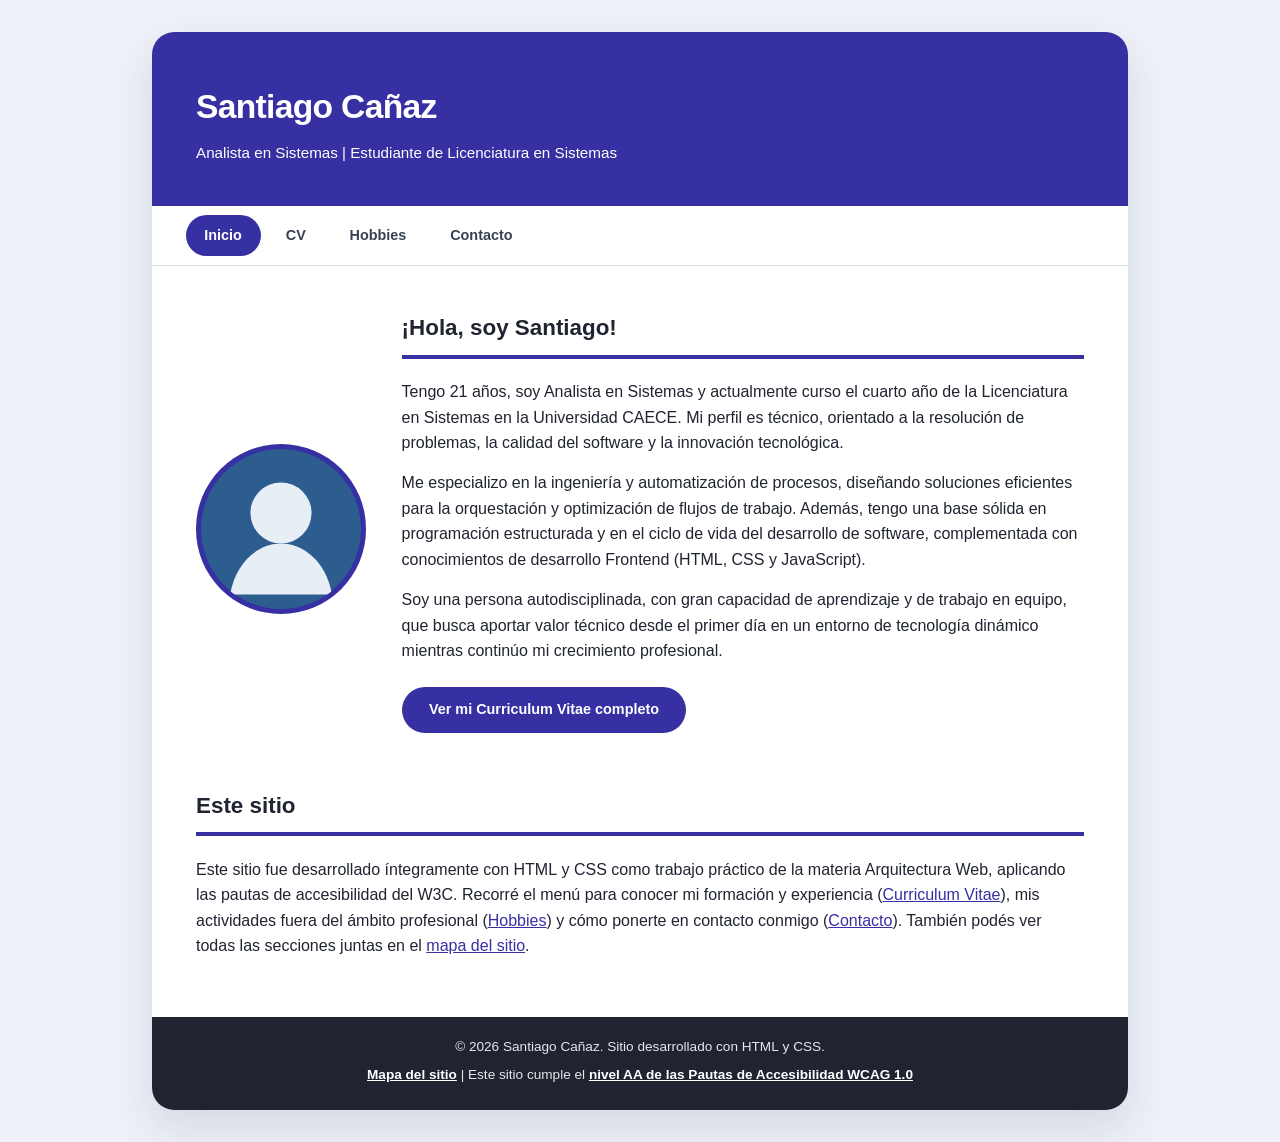
<file: index.html>
<!DOCTYPE html PUBLIC "-//W3C//DTD XHTML 1.0 Strict//EN" "http://www.w3.org/TR/xhtml1/DTD/xhtml1-strict.dtd">
<html xmlns="http://www.w3.org/1999/xhtml" xml:lang="es" lang="es">
<head>
  <meta http-equiv="Content-Type" content="text/html; charset=utf-8" />
  <title>Santiago Cañaz - Inicio</title>
  <meta name="description" content="Sitio web personal de Santiago Cañaz, Analista en Sistemas y estudiante de la Licenciatura en Sistemas." />
  <meta name="keywords" content="Santiago Cañaz, analista en sistemas, sitio personal" />
  <meta name="author" content="Santiago Cañaz" />
  <link rel="icon" type="image/svg+xml" href="images/avatar.svg" />
  <link rel="start" href="index.html" title="Inicio" />
  <link rel="contents" href="mapa.html" title="Mapa del sitio" />
  <link rel="stylesheet" type="text/css" href="css/estilos.css" />
</head>

<body>

  <div id="saltar">
    <a href="#contenido">Saltar al contenido principal</a>
  </div>

  <div id="contenedor">

    <div id="cabecera">
      <h1>Santiago Cañaz</h1>
      <p class="subtitulo">Analista en Sistemas | Estudiante de Licenciatura en Sistemas</p>
    </div>

    <div id="menu">
      <h2 class="oculto">Menú de navegación</h2>
      <ul>
        <li><a class="activo" href="index.html" title="Inicio (página actual)">Inicio</a></li>
        <li><a href="cv.html"><abbr title="Curriculum Vitae">CV</abbr></a></li>
        <li><a href="hobbies.html">Hobbies</a></li>
        <li><a href="contacto.html">Contacto</a></li>
      </ul>
    </div>

    <div id="contenido">

      <div id="presentacion">
        <div class="avatar">
          <img src="images/avatar.svg" alt="Foto de perfil de Santiago Cañaz" width="160" height="160" />
        </div>
        <div class="texto-presentacion">
          <h2 class="primero">¡Hola, soy Santiago!</h2>
          <p>
            Tengo 21 años, soy Analista en Sistemas y actualmente curso el cuarto año de la
            Licenciatura en Sistemas en la Universidad CAECE. Mi perfil es técnico, orientado a la
            resolución de problemas, la calidad del software y la innovación tecnológica.
          </p>
          <p>
            Me especializo en la ingeniería y automatización de procesos, diseñando soluciones
            eficientes para la orquestación y optimización de flujos de trabajo. Además, tengo una
            base sólida en programación estructurada y en el ciclo de vida del desarrollo de
            software, complementada con conocimientos de desarrollo <span lang="en" xml:lang="en">Frontend</span>
            (<abbr title="HyperText Markup Language" lang="en" xml:lang="en">HTML</abbr>, <abbr title="Cascading Style Sheets" lang="en" xml:lang="en">CSS</abbr> y JavaScript).
          </p>
          <p>
            Soy una persona autodisciplinada, con gran capacidad de aprendizaje y de trabajo en
            equipo, que busca aportar valor técnico desde el primer día en un entorno de tecnología
            dinámico mientras continúo mi crecimiento profesional.
          </p>
          <p><a class="boton" href="cv.html">Ver mi Curriculum Vitae completo</a></p>
        </div>
      </div>

      <h2>Este sitio</h2>
      <p>
        Este sitio fue desarrollado íntegramente con <abbr title="HyperText Markup Language" lang="en" xml:lang="en">HTML</abbr> y <abbr title="Cascading Style Sheets" lang="en" xml:lang="en">CSS</abbr> como trabajo práctico de la
        materia Arquitectura Web, aplicando las pautas de accesibilidad del W3C. Recorré el menú para
        conocer mi formación y experiencia (<a href="cv.html">Curriculum Vitae</a>), mis actividades
        fuera del ámbito profesional (<a href="hobbies.html">Hobbies</a>) y cómo ponerte en contacto
        conmigo (<a href="contacto.html">Contacto</a>). También podés ver todas las secciones juntas en
        el <a href="mapa.html">mapa del sitio</a>.
      </p>

    </div>

    <div id="pie">
      <p>&copy; 2026 Santiago Cañaz. Sitio desarrollado con <abbr title="HyperText Markup Language" lang="en" xml:lang="en">HTML</abbr> y <abbr title="Cascading Style Sheets" lang="en" xml:lang="en">CSS</abbr>.</p>
      <p>
        <a href="mapa.html">Mapa del sitio</a> |
        Este sitio cumple el
        <a href="https://www.w3.org/WAI/WCAG1AA-Conformance" hreflang="en" title="Explicación del nivel AA de conformidad (sitio del W3C, en inglés)">nivel AA de las Pautas de Accesibilidad WCAG 1.0</a>
      </p>
    </div>

  </div>

</body>
</html>
</file>
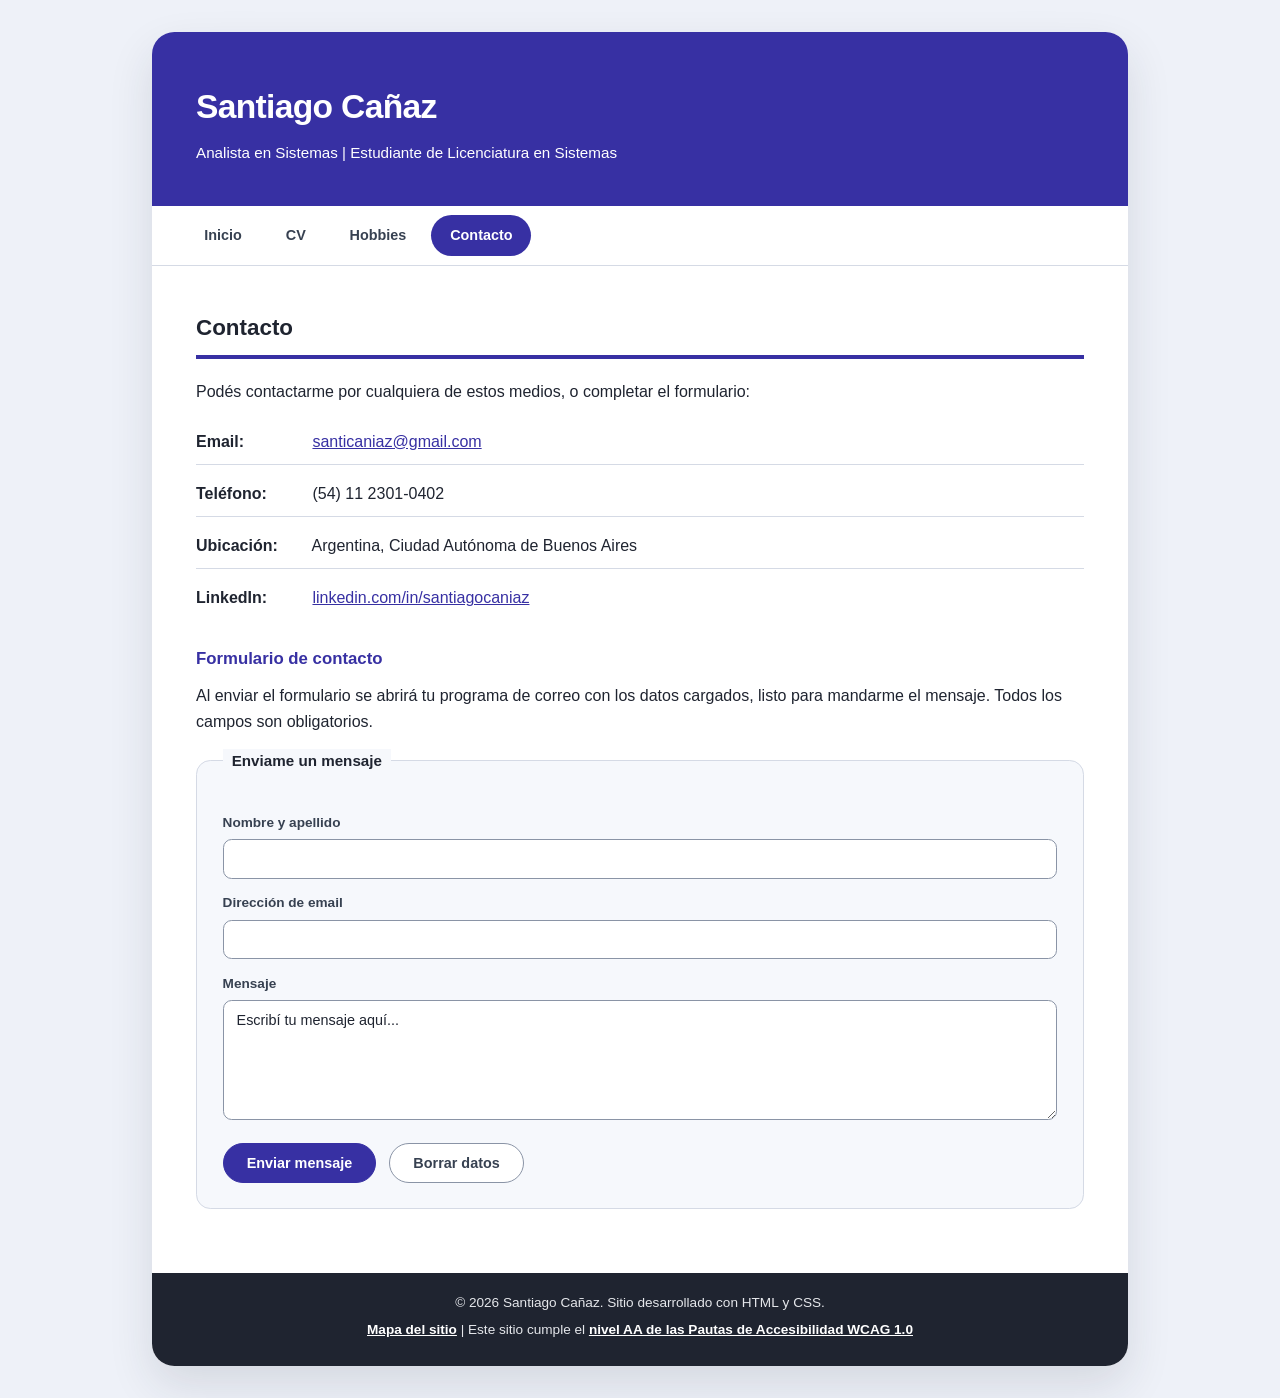
<file: contacto.html>
<!DOCTYPE html PUBLIC "-//W3C//DTD XHTML 1.0 Strict//EN" "http://www.w3.org/TR/xhtml1/DTD/xhtml1-strict.dtd">
<html xmlns="http://www.w3.org/1999/xhtml" xml:lang="es" lang="es">
<head>
  <meta http-equiv="Content-Type" content="text/html; charset=utf-8" />
  <title>Santiago Cañaz - Contacto</title>
  <meta name="description" content="Datos de contacto y formulario de contacto de Santiago Cañaz." />
  <meta name="keywords" content="Santiago Cañaz, contacto, email, formulario" />
  <meta name="author" content="Santiago Cañaz" />
  <link rel="icon" type="image/svg+xml" href="images/avatar.svg" />
  <link rel="start" href="index.html" title="Inicio" />
  <link rel="contents" href="mapa.html" title="Mapa del sitio" />
  <link rel="stylesheet" type="text/css" href="css/estilos.css" />
</head>

<body>

  <div id="saltar">
    <a href="#contenido">Saltar al contenido principal</a>
  </div>

  <div id="contenedor">

    <div id="cabecera">
      <h1>Santiago Cañaz</h1>
      <p class="subtitulo">Analista en Sistemas | Estudiante de Licenciatura en Sistemas</p>
    </div>

    <div id="menu">
      <h2 class="oculto">Menú de navegación</h2>
      <ul>
        <li><a href="index.html">Inicio</a></li>
        <li><a href="cv.html"><abbr title="Curriculum Vitae">CV</abbr></a></li>
        <li><a href="hobbies.html">Hobbies</a></li>
        <li><a class="activo" href="contacto.html" title="Contacto (página actual)">Contacto</a></li>
      </ul>
    </div>

    <div id="contenido">

      <h2 class="primero">Contacto</h2>
      <p>Podés contactarme por cualquiera de estos medios, o completar el formulario:</p>

      <ul class="datos-contacto">
        <li><strong>Email:</strong> <a href="mailto:santicaniaz@gmail.com" title="Enviar un correo a Santiago Cañaz">santicaniaz@gmail.com</a></li>
        <li><strong>Teléfono:</strong> (54) 11 2301-0402</li>
        <li><strong>Ubicación:</strong> Argentina, Ciudad Autónoma de Buenos Aires</li>
        <li><strong>LinkedIn:</strong> <a href="https://www.linkedin.com/in/santiagocaniaz/" title="Perfil de LinkedIn de Santiago Cañaz (sitio externo)">linkedin.com/in/santiagocaniaz</a></li>
      </ul>

      <h3>Formulario de contacto</h3>
      <p>
        Al enviar el formulario se abrirá tu programa de correo con los datos cargados, listo para
        mandarme el mensaje. Todos los campos son obligatorios.
      </p>

      <form action="mailto:santicaniaz@gmail.com" method="post" enctype="text/plain">

        <fieldset>
          <legend>Enviame un mensaje</legend>

          <label for="nombre">Nombre y apellido</label>
          <input class="campo" type="text" id="nombre" name="nombre" size="40" maxlength="60" value="" />

          <label for="email">Dirección de email</label>
          <input class="campo" type="text" id="email" name="email" size="40" maxlength="60" value="" />

          <label for="mensaje">Mensaje</label>
          <textarea id="mensaje" name="mensaje" rows="6" cols="40">Escribí tu mensaje aquí...</textarea>

          <button class="boton-form enviar" type="submit" name="enviar">Enviar mensaje</button>
          <button class="boton-form borrar" type="reset" name="limpiar">Borrar datos</button>
        </fieldset>

      </form>

    </div>

    <div id="pie">
      <p>&copy; 2026 Santiago Cañaz. Sitio desarrollado con <abbr title="HyperText Markup Language" lang="en" xml:lang="en">HTML</abbr> y <abbr title="Cascading Style Sheets" lang="en" xml:lang="en">CSS</abbr>.</p>
      <p>
        <a href="mapa.html">Mapa del sitio</a> |
        Este sitio cumple el
        <a href="https://www.w3.org/WAI/WCAG1AA-Conformance" hreflang="en" title="Explicación del nivel AA de conformidad (sitio del W3C, en inglés)">nivel AA de las Pautas de Accesibilidad WCAG 1.0</a>
      </p>
    </div>

  </div>

</body>
</html>
</file>
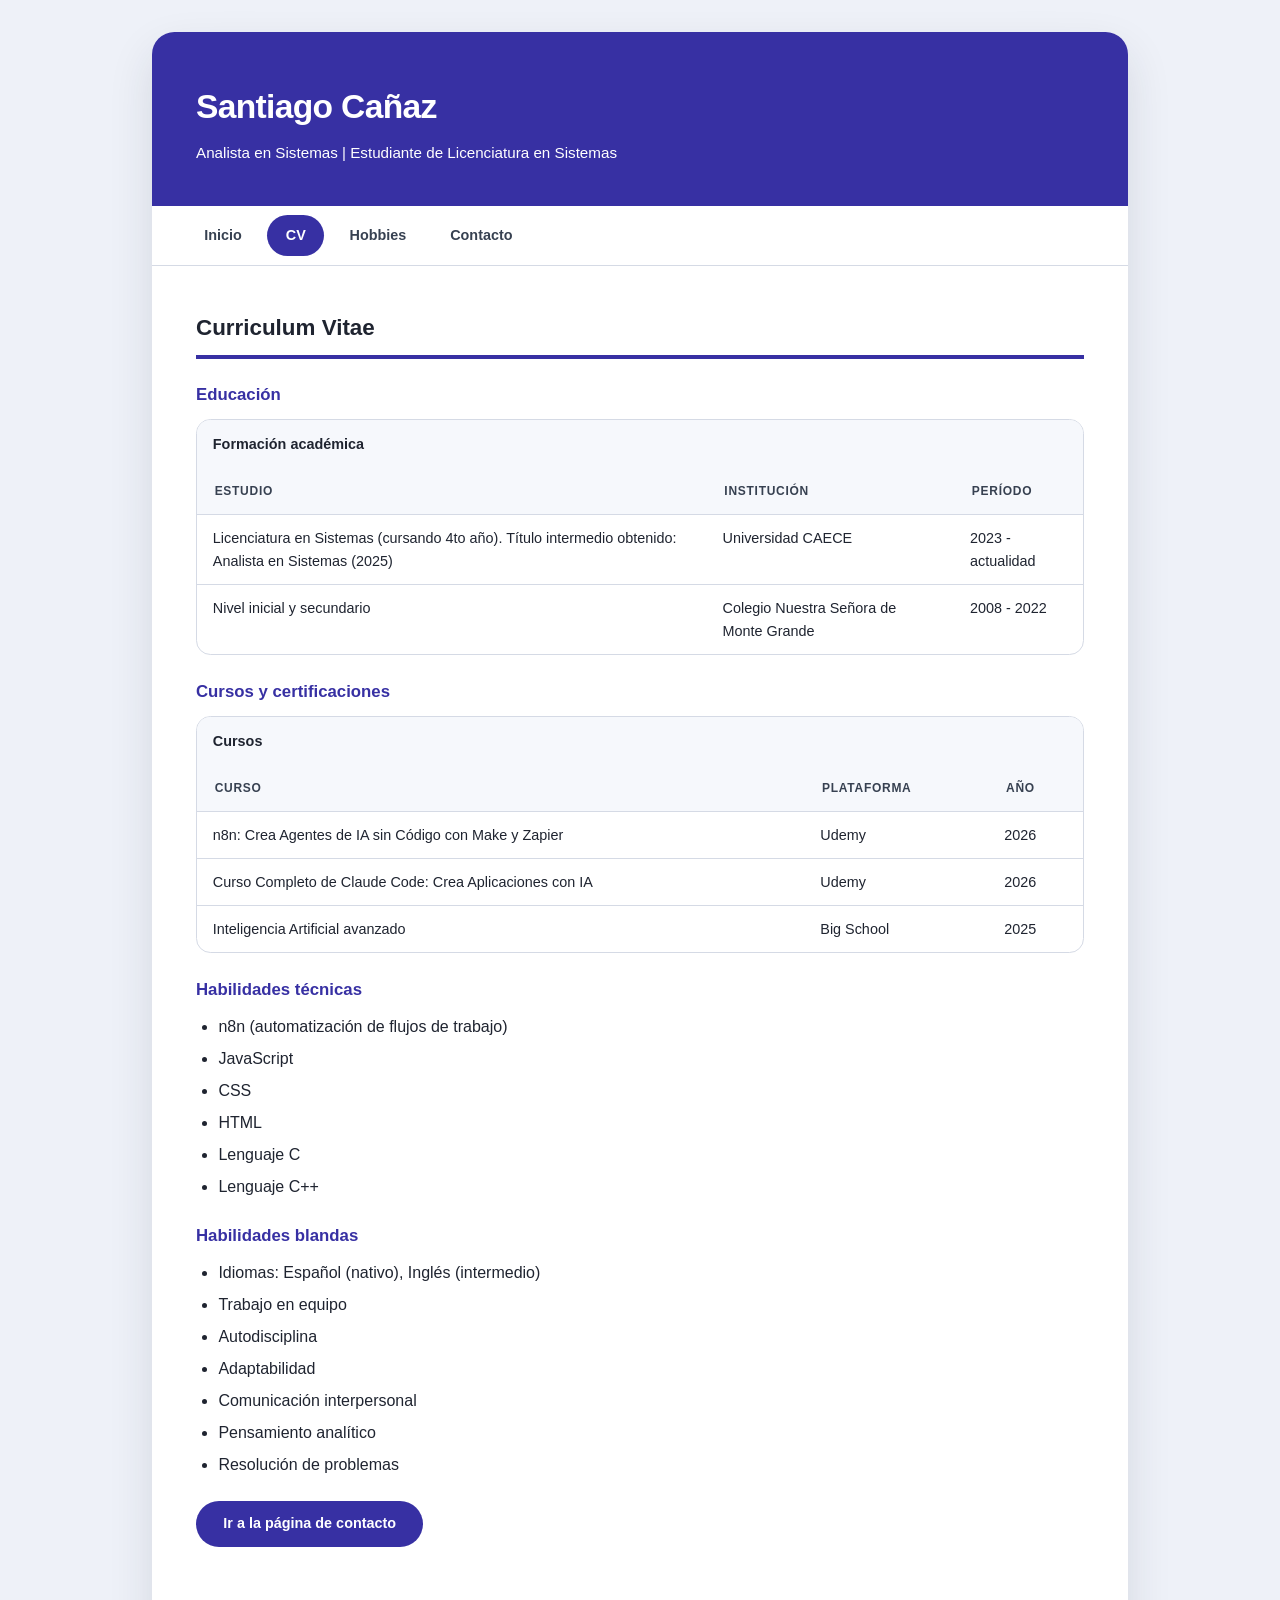
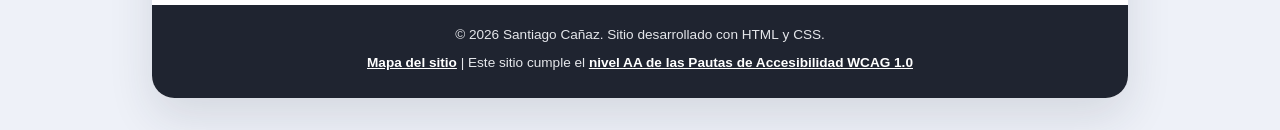
<file: cv.html>
<!DOCTYPE html PUBLIC "-//W3C//DTD XHTML 1.0 Strict//EN" "http://www.w3.org/TR/xhtml1/DTD/xhtml1-strict.dtd">
<html xmlns="http://www.w3.org/1999/xhtml" xml:lang="es" lang="es">
<head>
  <meta http-equiv="Content-Type" content="text/html; charset=utf-8" />
  <title>Santiago Cañaz - Curriculum Vitae</title>
  <meta name="description" content="Curriculum Vitae de Santiago Cañaz: educación, cursos, habilidades técnicas y blandas." />
  <meta name="keywords" content="Santiago Cañaz, curriculum vitae, educación, cursos, habilidades" />
  <meta name="author" content="Santiago Cañaz" />
  <link rel="icon" type="image/svg+xml" href="images/avatar.svg" />
  <link rel="start" href="index.html" title="Inicio" />
  <link rel="contents" href="mapa.html" title="Mapa del sitio" />
  <link rel="stylesheet" type="text/css" href="css/estilos.css" />
</head>

<body>

  <div id="saltar">
    <a href="#contenido">Saltar al contenido principal</a>
  </div>

  <div id="contenedor">

    <div id="cabecera">
      <h1>Santiago Cañaz</h1>
      <p class="subtitulo">Analista en Sistemas | Estudiante de Licenciatura en Sistemas</p>
    </div>

    <div id="menu">
      <h2 class="oculto">Menú de navegación</h2>
      <ul>
        <li><a href="index.html">Inicio</a></li>
        <li><a class="activo" href="cv.html" title="CV (página actual)"><abbr title="Curriculum Vitae">CV</abbr></a></li>
        <li><a href="hobbies.html">Hobbies</a></li>
        <li><a href="contacto.html">Contacto</a></li>
      </ul>
    </div>

    <div id="contenido">

      <h2 class="primero">Curriculum Vitae</h2>

      <h3>Educación</h3>
      <div class="tabla-contenedor">
        <table summary="Formación académica de Santiago Cañaz. Cada fila es un estudio, con la institución y el período en que lo cursó.">
          <caption>Formación académica</caption>
          <thead>
            <tr>
              <th scope="col" id="est">Estudio</th>
              <th scope="col" id="inst">Institución</th>
              <th scope="col" id="per">Período</th>
            </tr>
          </thead>
          <tbody>
            <tr>
              <td headers="est">Licenciatura en Sistemas (cursando 4to año). Título intermedio obtenido: Analista en Sistemas (2025)</td>
              <td headers="inst">Universidad CAECE</td>
              <td headers="per">2023 - actualidad</td>
            </tr>
            <tr>
              <td headers="est">Nivel inicial y secundario</td>
              <td headers="inst">Colegio Nuestra Señora de Monte Grande</td>
              <td headers="per">2008 - 2022</td>
            </tr>
          </tbody>
        </table>
      </div>

      <h3>Cursos y certificaciones</h3>
      <div class="tabla-contenedor">
        <table summary="Cursos y certificaciones de Santiago Cañaz. Cada fila es un curso, con la plataforma donde se hizo y el año.">
          <caption>Cursos</caption>
          <thead>
            <tr>
              <th scope="col" id="cur">Curso</th>
              <th scope="col" id="plat">Plataforma</th>
              <th scope="col" id="anio">Año</th>
            </tr>
          </thead>
          <tbody>
            <tr>
              <td headers="cur">n8n: Crea Agentes de IA sin Código con Make y Zapier</td>
              <td headers="plat">Udemy</td>
              <td headers="anio">2026</td>
            </tr>
            <tr>
              <td headers="cur">Curso Completo de Claude Code: Crea Aplicaciones con IA</td>
              <td headers="plat">Udemy</td>
              <td headers="anio">2026</td>
            </tr>
            <tr>
              <td headers="cur">Inteligencia Artificial avanzado</td>
              <td headers="plat">Big School</td>
              <td headers="anio">2025</td>
            </tr>
          </tbody>
        </table>
      </div>

      <h3>Habilidades técnicas</h3>
      <ul>
        <li>n8n (automatización de flujos de trabajo)</li>
        <li>JavaScript</li>
        <li><abbr title="Cascading Style Sheets" lang="en" xml:lang="en">CSS</abbr></li>
        <li><abbr title="HyperText Markup Language" lang="en" xml:lang="en">HTML</abbr></li>
        <li>Lenguaje C</li>
        <li>Lenguaje C++</li>
      </ul>

      <h3>Habilidades blandas</h3>
      <ul>
        <li>Idiomas: Español (nativo), Inglés (intermedio)</li>
        <li>Trabajo en equipo</li>
        <li>Autodisciplina</li>
        <li>Adaptabilidad</li>
        <li>Comunicación interpersonal</li>
        <li>Pensamiento analítico</li>
        <li>Resolución de problemas</li>
      </ul>

      <p><a class="boton" href="contacto.html">Ir a la página de contacto</a></p>

    </div>

    <div id="pie">
      <p>&copy; 2026 Santiago Cañaz. Sitio desarrollado con <abbr title="HyperText Markup Language" lang="en" xml:lang="en">HTML</abbr> y <abbr title="Cascading Style Sheets" lang="en" xml:lang="en">CSS</abbr>.</p>
      <p>
        <a href="mapa.html">Mapa del sitio</a> |
        Este sitio cumple el
        <a href="https://www.w3.org/WAI/WCAG1AA-Conformance" hreflang="en" title="Explicación del nivel AA de conformidad (sitio del W3C, en inglés)">nivel AA de las Pautas de Accesibilidad WCAG 1.0</a>
      </p>
    </div>

  </div>

</body>
</html>
</file>
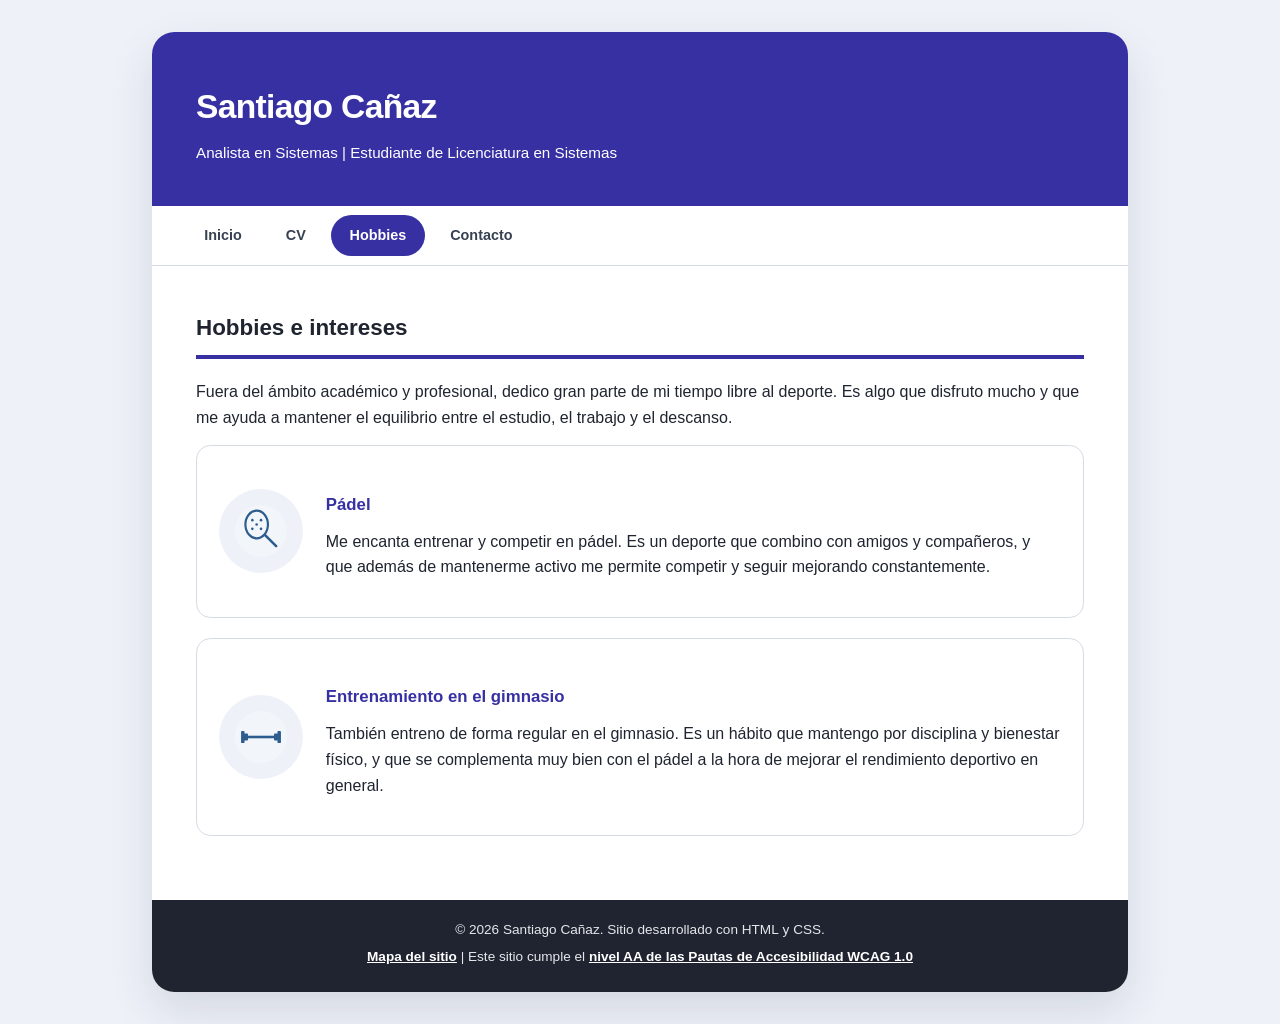
<file: hobbies.html>
<!DOCTYPE html PUBLIC "-//W3C//DTD XHTML 1.0 Strict//EN" "http://www.w3.org/TR/xhtml1/DTD/xhtml1-strict.dtd">
<html xmlns="http://www.w3.org/1999/xhtml" xml:lang="es" lang="es">
<head>
  <meta http-equiv="Content-Type" content="text/html; charset=utf-8" />
  <title>Santiago Cañaz - Hobbies</title>
  <meta name="description" content="Hobbies e intereses de Santiago Cañaz: pádel y entrenamiento en el gimnasio." />
  <meta name="keywords" content="Santiago Cañaz, hobbies, pádel, gimnasio" />
  <meta name="author" content="Santiago Cañaz" />
  <link rel="icon" type="image/svg+xml" href="images/avatar.svg" />
  <link rel="start" href="index.html" title="Inicio" />
  <link rel="contents" href="mapa.html" title="Mapa del sitio" />
  <link rel="stylesheet" type="text/css" href="css/estilos.css" />
</head>

<body>

  <div id="saltar">
    <a href="#contenido">Saltar al contenido principal</a>
  </div>

  <div id="contenedor">

    <div id="cabecera">
      <h1>Santiago Cañaz</h1>
      <p class="subtitulo">Analista en Sistemas | Estudiante de Licenciatura en Sistemas</p>
    </div>

    <div id="menu">
      <h2 class="oculto">Menú de navegación</h2>
      <ul>
        <li><a href="index.html">Inicio</a></li>
        <li><a href="cv.html"><abbr title="Curriculum Vitae">CV</abbr></a></li>
        <li><a class="activo" href="hobbies.html" title="Hobbies (página actual)">Hobbies</a></li>
        <li><a href="contacto.html">Contacto</a></li>
      </ul>
    </div>

    <div id="contenido">

      <h2 class="primero">Hobbies e intereses</h2>
      <p>
        Fuera del ámbito académico y profesional, dedico gran parte de mi tiempo libre al deporte.
        Es algo que disfruto mucho y que me ayuda a mantener el equilibrio entre el estudio, el
        trabajo y el descanso.
      </p>

      <div class="tarjeta">
        <div class="icono-tarjeta">
          <img src="images/icono-padel.svg" alt="Ícono de una paleta y pelota de pádel" width="52" height="52" />
        </div>
        <div class="texto-tarjeta">
          <h3>Pádel</h3>
          <p>
            Me encanta entrenar y competir en pádel. Es un deporte que combino con amigos y
            compañeros, y que además de mantenerme activo me permite competir y seguir mejorando
            constantemente.
          </p>
        </div>
      </div>

      <div class="tarjeta">
        <div class="icono-tarjeta">
          <img src="images/icono-gimnasio.svg" alt="Ícono de una barra de pesas de gimnasio" width="52" height="52" />
        </div>
        <div class="texto-tarjeta">
          <h3>Entrenamiento en el gimnasio</h3>
          <p>
            También entreno de forma regular en el gimnasio. Es un hábito que mantengo por
            disciplina y bienestar físico, y que se complementa muy bien con el pádel a la hora de
            mejorar el rendimiento deportivo en general.
          </p>
        </div>
      </div>

    </div>

    <div id="pie">
      <p>&copy; 2026 Santiago Cañaz. Sitio desarrollado con <abbr title="HyperText Markup Language" lang="en" xml:lang="en">HTML</abbr> y <abbr title="Cascading Style Sheets" lang="en" xml:lang="en">CSS</abbr>.</p>
      <p>
        <a href="mapa.html">Mapa del sitio</a> |
        Este sitio cumple el
        <a href="https://www.w3.org/WAI/WCAG1AA-Conformance" hreflang="en" title="Explicación del nivel AA de conformidad (sitio del W3C, en inglés)">nivel AA de las Pautas de Accesibilidad WCAG 1.0</a>
      </p>
    </div>

  </div>

</body>
</html>
</file>
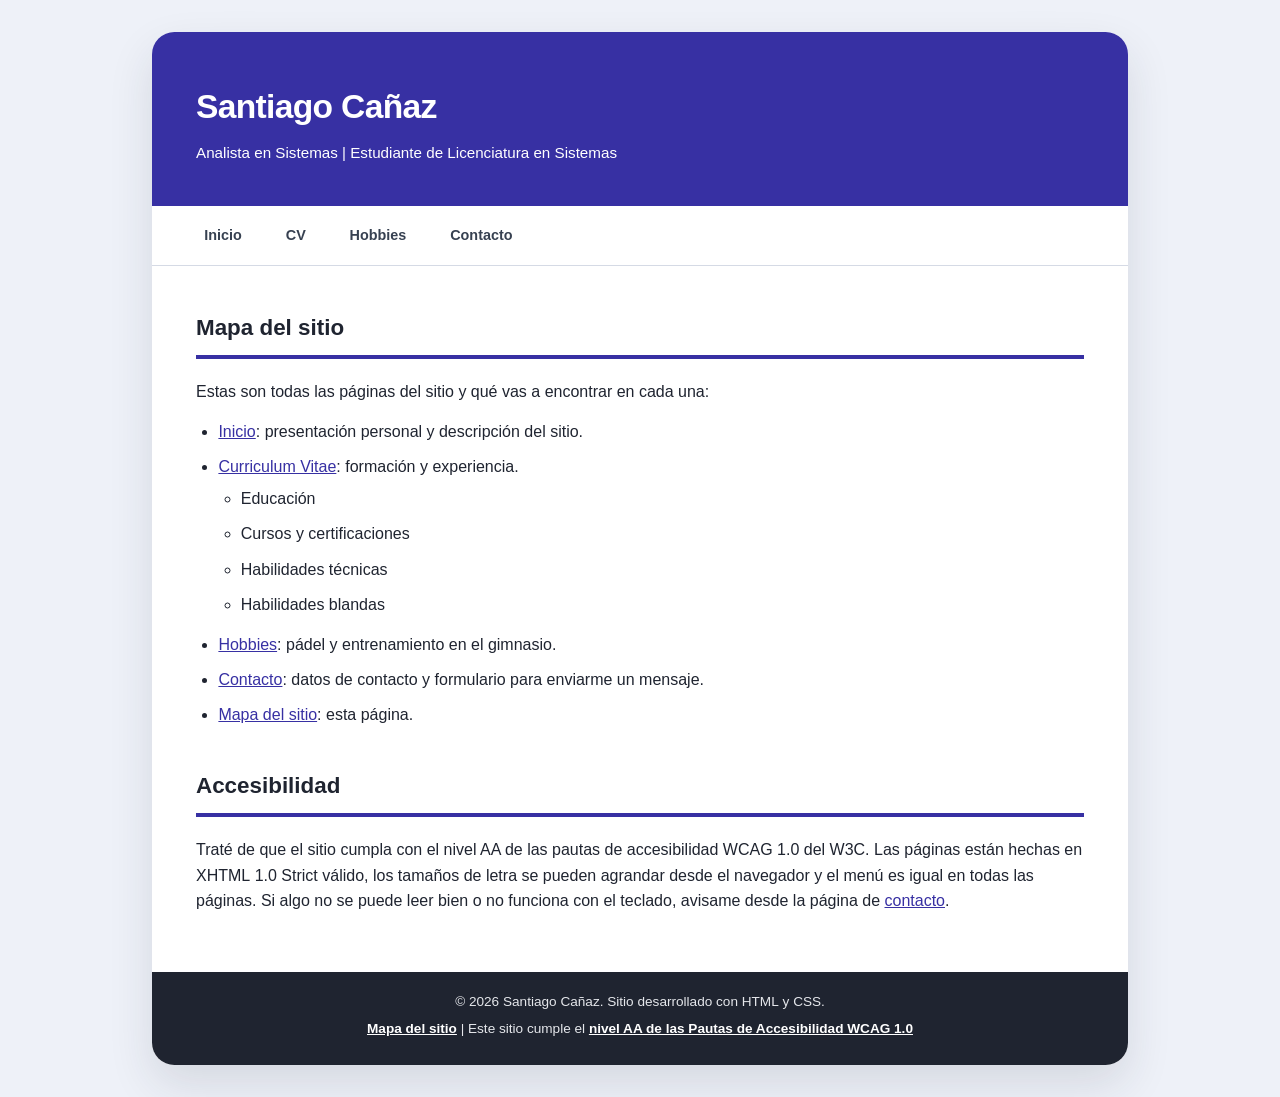
<file: mapa.html>
<!DOCTYPE html PUBLIC "-//W3C//DTD XHTML 1.0 Strict//EN" "http://www.w3.org/TR/xhtml1/DTD/xhtml1-strict.dtd">
<html xmlns="http://www.w3.org/1999/xhtml" xml:lang="es" lang="es">
<head>
  <meta http-equiv="Content-Type" content="text/html; charset=utf-8" />
  <title>Santiago Cañaz - Mapa del sitio</title>
  <meta name="description" content="Mapa del sitio web de Santiago Cañaz y descripción de sus características de accesibilidad." />
  <meta name="keywords" content="Santiago Cañaz, mapa del sitio, accesibilidad" />
  <meta name="author" content="Santiago Cañaz" />
  <link rel="icon" type="image/svg+xml" href="images/avatar.svg" />
  <link rel="start" href="index.html" title="Inicio" />
  <link rel="contents" href="mapa.html" title="Mapa del sitio" />
  <link rel="stylesheet" type="text/css" href="css/estilos.css" />
</head>

<body>

  <div id="saltar">
    <a href="#contenido">Saltar al contenido principal</a>
  </div>

  <div id="contenedor">

    <div id="cabecera">
      <h1>Santiago Cañaz</h1>
      <p class="subtitulo">Analista en Sistemas | Estudiante de Licenciatura en Sistemas</p>
    </div>

    <div id="menu">
      <h2 class="oculto">Menú de navegación</h2>
      <ul>
        <li><a href="index.html">Inicio</a></li>
        <li><a href="cv.html"><abbr title="Curriculum Vitae">CV</abbr></a></li>
        <li><a href="hobbies.html">Hobbies</a></li>
        <li><a href="contacto.html">Contacto</a></li>
      </ul>
    </div>

    <div id="contenido">

      <h2 class="primero">Mapa del sitio</h2>
      <p>Estas son todas las páginas del sitio y qué vas a encontrar en cada una:</p>

      <ul class="mapa">
        <li><a href="index.html">Inicio</a>: presentación personal y descripción del sitio.</li>
        <li><a href="cv.html">Curriculum Vitae</a>: formación y experiencia.
          <ul>
            <li>Educación</li>
            <li>Cursos y certificaciones</li>
            <li>Habilidades técnicas</li>
            <li>Habilidades blandas</li>
          </ul>
        </li>
        <li><a href="hobbies.html">Hobbies</a>: pádel y entrenamiento en el gimnasio.</li>
        <li><a href="contacto.html">Contacto</a>: datos de contacto y formulario para enviarme un mensaje.</li>
        <li><a href="mapa.html" title="Mapa del sitio (página actual)">Mapa del sitio</a>: esta página.</li>
      </ul>

      <h2>Accesibilidad</h2>
      <p>
        Traté de que el sitio cumpla con el nivel AA de las pautas de accesibilidad WCAG 1.0 del W3C.
        Las páginas están hechas en <abbr title="Extensible HyperText Markup Language" lang="en" xml:lang="en">XHTML</abbr> 1.0 Strict
        válido, los tamaños de letra se pueden agrandar desde el navegador y el menú es igual en todas
        las páginas. Si algo no se puede leer bien o no funciona con el teclado, avisame desde la
        página de <a href="contacto.html">contacto</a>.
      </p>

    </div>

    <div id="pie">
      <p>&copy; 2026 Santiago Cañaz. Sitio desarrollado con <abbr title="HyperText Markup Language" lang="en" xml:lang="en">HTML</abbr> y <abbr title="Cascading Style Sheets" lang="en" xml:lang="en">CSS</abbr>.</p>
      <p>
        <a href="mapa.html">Mapa del sitio</a> |
        Este sitio cumple el
        <a href="https://www.w3.org/WAI/WCAG1AA-Conformance" hreflang="en" title="Explicación del nivel AA de conformidad (sitio del W3C, en inglés)">nivel AA de las Pautas de Accesibilidad WCAG 1.0</a>
      </p>
    </div>

  </div>

</body>
</html>
</file>
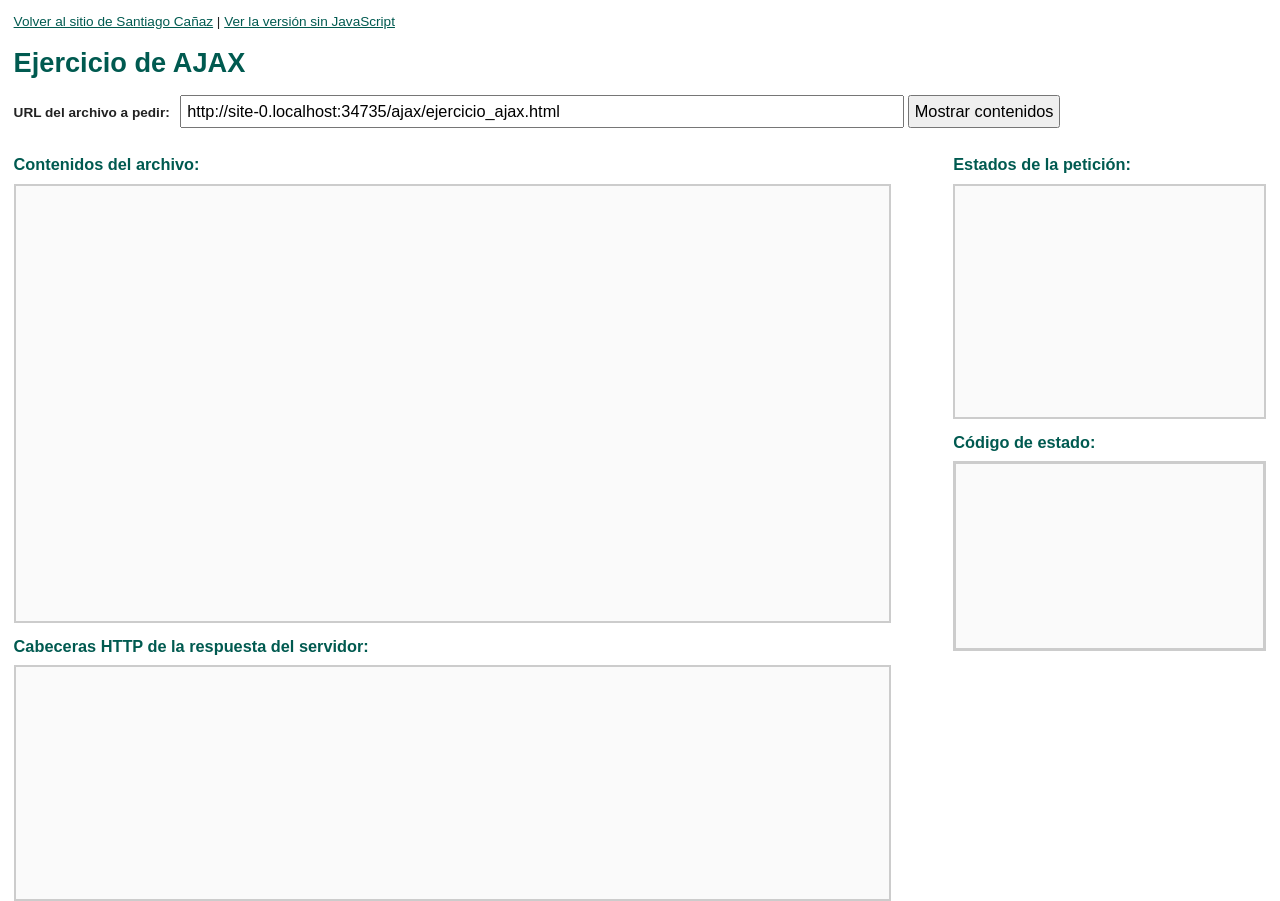
<file: ajax/ejercicio_ajax.html>
<!DOCTYPE html PUBLIC "-//W3C//DTD XHTML 1.0 Strict//EN" "http://www.w3.org/TR/xhtml1/DTD/xhtml1-strict.dtd">
<html xmlns="http://www.w3.org/1999/xhtml" xml:lang="es" lang="es">
<head>
  <meta http-equiv="Content-Type" content="text/html; charset=utf-8" />
  <title>Ejercicio de AJAX - Santiago Cañaz</title>
  <meta name="description" content="Ejercicio de AJAX de la materia Arquitectura Web: muestra el contenido, los estados, el código y las cabeceras HTTP de una petición." />
  <meta name="author" content="Santiago Cañaz" />
  <link rel="start" href="../index.html" title="Inicio del sitio" />
  <link rel="alternate" href="ejercicio_ajax_sin_js.html" title="Versión sin JavaScript" />
  <link rel="stylesheet" type="text/css" href="ajax.css" />
</head>

<body>

  <div id="saltar">
    <a href="#contenido">Saltar al contenido principal</a>
  </div>

  <p id="volver">
    <a href="../index.html">Volver al sitio de Santiago Cañaz</a> |
    <a href="ejercicio_ajax_sin_js.html">Ver la versión sin JavaScript</a>
  </p>

  <div id="contenido">

  <h1>Ejercicio de AJAX</h1>

  <noscript>
    <p class="aviso">Este ejercicio usa JavaScript para hacer la petición AJAX. Como lo tenés desactivado, podés ver el mismo resultado en la <a href="ejercicio_ajax_sin_js.html">versión sin JavaScript</a>.</p>
  </noscript>

  <form action="ejercicio_ajax_sin_js.html" method="get">
    <p>
      <label for="recurso">URL del archivo a pedir:</label>
      <input type="text" id="recurso" name="recurso" size="70" value="" />
      <input type="submit" id="enviar" value="Mostrar contenidos" />
    </p>
  </form>

  <div id="principal">
    <h2>Contenidos del archivo:</h2>
    <div id="contenidos"></div>

    <h2>Cabeceras HTTP de la respuesta del servidor:</h2>
    <div id="cabeceras"></div>
  </div>

  <div id="secundario">
    <h2>Estados de la petición:</h2>
    <div id="estados"></div>

    <h2>Código de estado:</h2>
    <div id="codigo"></div>
  </div>

  </div>

  <script type="text/javascript">
  //<![CDATA[
    // Crea el objeto XMLHttpRequest (con ActiveX para IE viejo)
    function crearXHR() {
      var xhrObj = null;

      if (window.XMLHttpRequest) {
        xhrObj = new XMLHttpRequest();
      } else if (window.ActiveXObject) {
        try {
          xhrObj = new ActiveXObject("Msxml2.XMLHTTP");
        } catch (error) {
          try {
            xhrObj = new ActiveXObject("Microsoft.XMLHTTP");
          } catch (error2) {
            xhrObj = null;
          }
        }
      }

      return xhrObj;
    }

    // Texto para cada valor de readyState
    var textoEstados = {
      0: "0 - UNSENT (petición no inicializada)",
      1: "1 - OPENED (conexión establecida con el servidor)",
      2: "2 - HEADERS_RECEIVED (cabeceras de la respuesta recibidas)",
      3: "3 - LOADING (descargando la respuesta)",
      4: "4 - DONE (petición finalizada)"
    };

    // Con HTTP/2 el servidor no manda el texto del estado, así que lo completo
    var textoCodigos = { 200: "OK", 301: "Moved Permanently", 304: "Not Modified", 403: "Forbidden", 404: "Not Found", 500: "Internal Server Error" };

    var xhr = null;

    function limpiarCampos() {
      document.getElementById("contenidos").innerHTML = "";
      document.getElementById("estados").innerHTML = "";
      document.getElementById("cabeceras").innerHTML = "";
      document.getElementById("codigo").innerHTML = "";
    }

    // Para que la respuesta se vea como texto y no se interprete como HTML
    function escaparHtml(texto) {
      var contenedorTemporal = document.createElement("div");
      contenedorTemporal.appendChild(document.createTextNode(texto));
      return contenedorTemporal.innerHTML;
    }

    function mostrarEstadoPeticion() {
      var estadoActual = textoEstados[xhr.readyState];
      if (estadoActual === undefined) {
        estadoActual = String(xhr.readyState);
      }

      // Voy agregando cada estado, sin borrar los anteriores
      document.getElementById("estados").innerHTML += estadoActual + "\n";

      if (xhr.readyState === 4) {
        if (xhr.status === 0) {
          // No hubo respuesta (servidor caído, URL mal escrita, etc.)
          document.getElementById("contenidos").innerHTML = "No se pudo contactar al servidor. Revisá la URL.";
          document.getElementById("codigo").innerHTML = "Sin respuesta del servidor";
        } else {
          // Muestro todo para cualquier respuesta (200, 404, 500...)
          document.getElementById("contenidos").innerHTML = escaparHtml(xhr.responseText);
          document.getElementById("cabeceras").innerHTML = escaparHtml(xhr.getAllResponseHeaders());
          var textoEstado = xhr.statusText || textoCodigos[xhr.status] || "";
          document.getElementById("codigo").innerHTML = xhr.status + " " + textoEstado;
        }
      }
    }

    function pedirRecurso() {
      var url = document.getElementById("recurso").value;

      if (!url) {
        document.getElementById("contenidos").innerHTML = "Ingresá una URL antes de continuar.";
        return;
      }

      limpiarCampos();

      xhr = crearXHR();

      if (!xhr) {
        document.getElementById("contenidos").innerHTML = "Tu navegador no soporta AJAX (XMLHttpRequest).";
        return;
      }

      // Parámetro con la hora para que el navegador no use la caché
      var urlSinCache = url + (url.indexOf("?") === -1 ? "?" : "&") + "_=" + new Date().getTime();

      xhr.onreadystatechange = mostrarEstadoPeticion;

      try {
        xhr.open("GET", urlSinCache, true);
        xhr.send(null);
      } catch (error) {
        document.getElementById("contenidos").innerHTML = "Error al realizar la petición: " + error.message;
      }
    }

    // Cargo la URL de la propia página para probar más rápido
    window.onload = function () {
      document.getElementById("recurso").value = window.location.href;
    };

    // El botón es de tipo submit, así funciona con el mouse, con Enter o con el teclado
    document.getElementsByTagName("form")[0].onsubmit = function () {
      pedirRecurso();
      return false;
    };
  //]]>
  </script>

</body>
</html>
</file>
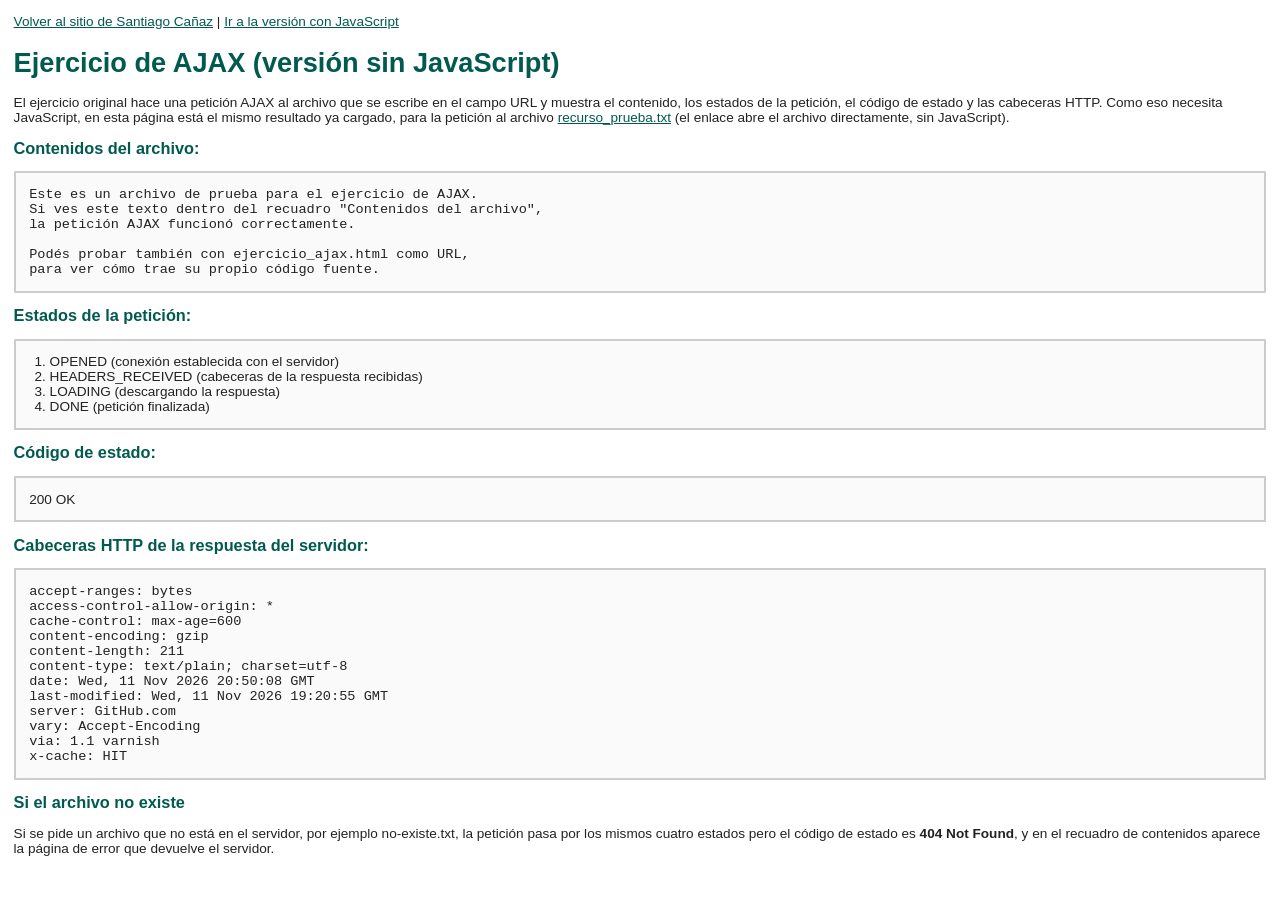
<file: ajax/ejercicio_ajax_sin_js.html>
<!DOCTYPE html PUBLIC "-//W3C//DTD XHTML 1.0 Strict//EN" "http://www.w3.org/TR/xhtml1/DTD/xhtml1-strict.dtd">
<html xmlns="http://www.w3.org/1999/xhtml" xml:lang="es" lang="es">
<head>
  <meta http-equiv="Content-Type" content="text/html; charset=utf-8" />
  <title>Ejercicio de AJAX (versión sin JavaScript) - Santiago Cañaz</title>
  <meta name="description" content="Versión sin JavaScript del ejercicio de AJAX: muestra el resultado de una petición al archivo de prueba." />
  <meta name="author" content="Santiago Cañaz" />
  <link rel="start" href="../index.html" title="Inicio del sitio" />
  <link rel="alternate" href="ejercicio_ajax.html" title="Versión con JavaScript" />
  <link rel="stylesheet" type="text/css" href="ajax.css" />
</head>

<body>

  <div id="saltar">
    <a href="#contenido">Saltar al contenido principal</a>
  </div>

  <p id="volver">
    <a href="../index.html">Volver al sitio de Santiago Cañaz</a> |
    <a href="ejercicio_ajax.html">Ir a la versión con JavaScript</a>
  </p>

  <div id="contenido">

    <h1>Ejercicio de AJAX (versión sin JavaScript)</h1>

    <p>
      El ejercicio original hace una petición AJAX al archivo que se escribe en el campo URL y
      muestra el contenido, los estados de la petición, el código de estado y las cabeceras HTTP.
      Como eso necesita JavaScript, en esta página está el mismo resultado ya cargado, para la
      petición al archivo <a href="recurso_prueba.txt">recurso_prueba.txt</a> (el enlace abre el
      archivo directamente, sin JavaScript).
    </p>

    <h2>Contenidos del archivo:</h2>
    <pre class="resultado">Este es un archivo de prueba para el ejercicio de AJAX.
Si ves este texto dentro del recuadro "Contenidos del archivo",
la petición AJAX funcionó correctamente.

Podés probar también con ejercicio_ajax.html como URL,
para ver cómo trae su propio código fuente.</pre>

    <h2>Estados de la petición:</h2>
    <ol class="resultado">
      <li>OPENED (conexión establecida con el servidor)</li>
      <li>HEADERS_RECEIVED (cabeceras de la respuesta recibidas)</li>
      <li>LOADING (descargando la respuesta)</li>
      <li>DONE (petición finalizada)</li>
    </ol>

    <h2>Código de estado:</h2>
    <p class="resultado">200 OK</p>

    <h2>Cabeceras HTTP de la respuesta del servidor:</h2>
    <pre class="resultado">accept-ranges: bytes
access-control-allow-origin: *
cache-control: max-age=600
content-encoding: gzip
content-length: 211
content-type: text/plain; charset=utf-8
date: Wed, 11 Nov 2026 20:50:08 GMT
last-modified: Wed, 11 Nov 2026 19:20:55 GMT
server: GitHub.com
vary: Accept-Encoding
via: 1.1 varnish
x-cache: HIT</pre>

    <h2>Si el archivo no existe</h2>
    <p>
      Si se pide un archivo que no está en el servidor, por ejemplo no-existe.txt, la petición
      pasa por los mismos cuatro estados pero el código de estado es <strong>404 Not Found</strong>,
      y en el recuadro de contenidos aparece la página de error que devuelve el servidor.
    </p>

  </div>

</body>
</html>
</file>
<file: css/estilos.css>
/* Estilos del sitio de Santiago Cañaz
   Actividad 5: todo en em y % (nada en px) y colores con buen contraste */

/* --- Reset básico --- */
* {
  margin: 0;
  padding: 0;
  box-sizing: border-box;
}

body {
  font-family: Verdana, Arial, Helvetica, sans-serif;
  font-size: 100%;
  color: #1f2430;
  background-color: #eef1f8;
  line-height: 1.6;
  padding: 2em 1em;
}

a {
  color: #3730a3;
  background-color: transparent;
  text-decoration: underline;
}

a:hover {
  color: #1e1b6b;
  background-color: transparent;
}

a:focus {
  outline: 0.19em solid #b45309;
  outline-offset: 0.12em;
}

img {
  max-width: 100%;
  border: 0;
  display: block;
}

abbr {
  border-bottom: 0;
  text-decoration: none;
}

/* --- Texto solo para lectores de pantalla --- */
.oculto {
  position: absolute;
  left: -100em;
  top: auto;
  width: 0.0625em;
  height: 0.0625em;
  overflow: hidden;
}

/* --- Enlace para saltar al contenido --- */
#saltar {
  position: absolute;
  left: -100em;
  top: 0;
}

#saltar a:focus,
#saltar a:active {
  position: absolute;
  left: 101em;
  top: 0.5em;
  padding: 0.5em 1em;
  color: #ffffff;
  background-color: #1f2430;
  white-space: nowrap;
}

/* --- Contenedor centrado --- */
#contenedor {
  width: 100%;
  max-width: 61em;
  margin: 0 auto;
  color: #1f2430;
  background-color: #ffffff;
  border-radius: 1.4em;
  overflow: hidden;
  box-shadow: 0 1.2em 2.8em rgba(31, 41, 55, 0.12);
}

/* --- Cabecera --- */
#cabecera {
  color: #ffffff;
  background-color: #3730a3;
  padding: 3em 2.75em 2.5em 2.75em;
}

#cabecera h1 {
  font-size: 2.1em;
  font-weight: bold;
  letter-spacing: -0.02em;
}

#cabecera .subtitulo {
  font-size: 0.95em;
  color: #ffffff;
  background-color: #3730a3;
  margin-top: 0.5em;
}

/* --- Menú de navegación --- */
#menu {
  color: #1f2430;
  background-color: #ffffff;
  border-bottom: 0.0625em solid #d5dae5;
  padding: 0.6em 2.1em;
}

#menu ul {
  list-style: none;
  display: flex;
  flex-wrap: wrap;
  gap: 0.4em;
}

#menu li a {
  display: inline-block;
  color: #374151;
  background-color: #ffffff;
  padding: 0.6em 1.3em;
  font-size: 0.9em;
  font-weight: bold;
  text-decoration: none;
  border-radius: 2em;
}

#menu li a:hover,
#menu li a:focus {
  color: #3730a3;
  background-color: #eef1f8;
  text-decoration: underline;
}

#menu li a.activo {
  color: #ffffff;
  background-color: #3730a3;
}

/* --- Contenido principal --- */
#contenido {
  padding: 2.75em;
}

#contenido h2 {
  color: #1f2430;
  background-color: transparent;
  font-size: 1.4em;
  font-weight: bold;
  margin-top: 1.8em;
  margin-bottom: 0.9em;
  padding-bottom: 0.4em;
  border-bottom: 0.18em solid #3730a3;
}

#contenido h2.primero {
  margin-top: 0;
}

#contenido h3 {
  color: #3730a3;
  background-color: transparent;
  font-size: 1.05em;
  font-weight: bold;
  margin-bottom: 0.6em;
  margin-top: 1.4em;
}

#contenido p {
  margin-bottom: 0.9em;
}

#contenido ul,
#contenido ol {
  margin: 0 0 0.9em 1.4em;
}

#contenido li {
  margin-bottom: 0.4em;
}

/* --- Sección de presentación (home) --- */
#presentacion {
  display: flex;
  align-items: center;
  gap: 2.25em;
  flex-wrap: wrap;
  margin-bottom: 0.6em;
}

#presentacion .avatar {
  flex: 0 0 auto;
  width: 10.6em;
}

#presentacion .avatar img {
  width: 100%;
  height: auto;
  border-radius: 50%;
  padding: 0.3em;
  background-color: #3730a3;
}

#presentacion .texto-presentacion {
  flex: 1 1 24em;
}

#presentacion .texto-presentacion h2 {
  margin-top: 0;
}

/* --- Botones (enlaces destacados) --- */
.boton {
  display: inline-block;
  color: #ffffff;
  background-color: #3730a3;
  padding: 0.8em 1.9em;
  border-radius: 2em;
  text-decoration: none;
  font-size: 0.9em;
  font-weight: bold;
  margin-top: 0.6em;
}

#contenido a.boton,
#contenido a.boton:visited {
  color: #ffffff;
  background-color: #3730a3;
}

#contenido a.boton:hover,
#contenido a.boton:focus {
  color: #ffffff;
  background-color: #1e1b6b;
  text-decoration: underline;
}

/* --- Tablas de datos --- */
.tabla-contenedor {
  border-radius: 0.9em;
  overflow: hidden;
  margin-bottom: 1.5em;
  border: 0.0625em solid #d5dae5;
}

table {
  width: 100%;
  border-collapse: collapse;
}

caption {
  text-align: left;
  font-weight: bold;
  color: #1f2430;
  background-color: #f6f8fc;
  padding: 0.9em 1.1em;
  font-size: 0.9em;
}

th,
td {
  padding: 0.8em 1.1em;
  text-align: left;
  font-size: 0.9em;
  vertical-align: top;
}

th {
  color: #374151;
  background-color: #f6f8fc;
  text-transform: uppercase;
  font-size: 0.75em;
  letter-spacing: 0.06em;
  font-weight: bold;
  padding: 1.07em 1.47em;
  border-bottom: 0.0625em solid #d5dae5;
}

td {
  border-bottom: 0.0625em solid #d5dae5;
}

tbody tr:last-child td {
  border-bottom: 0;
}

/* --- Tarjetas de hobbies --- */
.tarjeta {
  display: flex;
  align-items: center;
  gap: 1.4em;
  color: #1f2430;
  background-color: #ffffff;
  border: 0.0625em solid #d5dae5;
  border-radius: 0.9em;
  padding: 1.4em;
  margin-bottom: 1.25em;
}

.tarjeta .icono-tarjeta {
  flex: 0 0 auto;
  width: 5.25em;
  height: 5.25em;
  border-radius: 50%;
  background-color: #eef1f8;
  display: flex;
  align-items: center;
  justify-content: center;
}

.tarjeta .icono-tarjeta img {
  width: 3.25em;
  height: auto;
}

.tarjeta .texto-tarjeta {
  flex: 1 1 auto;
}

.tarjeta .texto-tarjeta h3 {
  margin-top: 0;
}

.tarjeta .texto-tarjeta p {
  margin-bottom: 0;
}

/* --- Formulario de contacto --- */
fieldset {
  border: 0.0625em solid #d5dae5;
  border-radius: 0.9em;
  padding: 1.6em;
  margin-bottom: 1.25em;
  color: #1f2430;
  background-color: #f6f8fc;
}

legend {
  color: #1f2430;
  background-color: #f6f8fc;
  font-weight: bold;
  padding: 0 0.6em;
  font-size: 0.95em;
}

label {
  display: block;
  margin-top: 1em;
  margin-bottom: 0.4em;
  font-weight: bold;
  font-size: 0.85em;
  color: #374151;
  background-color: transparent;
}

input.campo,
textarea {
  width: 100%;
  padding: 0.75em 0.9em;
  border: 0.0625em solid #8a94a6;
  border-radius: 0.6em;
  font-family: inherit;
  font-size: 0.9em;
  color: #1f2430;
  background-color: #ffffff;
}

input.campo:focus,
textarea:focus {
  outline: 0.19em solid #b45309;
  border-color: #3730a3;
}

button.boton-form {
  margin-top: 1.1em;
  margin-right: 0.6em;
  padding: 0.75em 1.6em;
  border-radius: 2em;
  font-family: inherit;
  font-size: 0.9em;
  font-weight: bold;
  cursor: pointer;
}

button.enviar {
  color: #ffffff;
  background-color: #3730a3;
  border: 0.0625em solid #3730a3;
}

button.borrar {
  color: #374151;
  background-color: #ffffff;
  border: 0.0625em solid #8a94a6;
}

button.boton-form:focus {
  outline: 0.19em solid #b45309;
  outline-offset: 0.12em;
}

/* --- Datos de contacto --- */
#contenido ul.datos-contacto {
  list-style: none;
  margin: 0 0 1.6em 0;
}

.datos-contacto li {
  padding: 0.6em 0;
  border-bottom: 0.0625em solid #d5dae5;
}

.datos-contacto li:last-child {
  border-bottom: 0;
}

.datos-contacto strong {
  display: inline-block;
  width: 7em;
}

/* --- Mapa del sitio --- */
#contenido ul.mapa li {
  margin-bottom: 0.6em;
}

#contenido ul.mapa ul {
  margin-top: 0.4em;
}

/* --- Pie de página --- */
#pie {
  color: #e5e7eb;
  background-color: #1f2430;
  text-align: center;
  padding: 1.4em;
  font-size: 0.85em;
}

#pie p {
  margin-bottom: 0.4em;
}

#pie a {
  color: #ffffff;
  background-color: #1f2430;
  font-weight: bold;
}

#pie a:focus {
  outline-color: #fbbf24;
}

/* --- Diseño adaptable para pantallas chicas --- */
@media (max-width: 40em) {
  body {
    padding: 0;
  }

  #contenedor {
    border-radius: 0;
  }

  #cabecera {
    padding: 2.5em 1.5em 2.1em 1.5em;
  }

  #contenido {
    padding: 1.75em 1.4em;
  }

  #menu {
    padding: 0.6em 1em;
  }

  #presentacion {
    flex-direction: column;
    text-align: center;
  }

  #presentacion .avatar {
    margin: 0 auto;
  }

  .tarjeta {
    flex-direction: column;
    text-align: center;
  }

  .datos-contacto strong {
    display: block;
    width: auto;
  }
}
</file>
<file: ajax/ajax.css>
/* Estilos del ejercicio de AJAX (de la cátedra, pasados a unidades relativas) */

body {
  font-family: Arial, Helvetica, sans-serif;
  font-size: 0.85em;
  color: #222222;
  background-color: #ffffff;
  margin: 1em;
}

a {
  color: #005a50;
  background-color: transparent;
}

a:focus,
input:focus {
  outline: 0.15em solid #b45309;
}

h1, h2 {
  color: #005a50;
  background-color: transparent;
  margin-bottom: 0.6em;
}

h1 { font-size: 2em; }
h2 { font-size: 1.2em; }

#saltar {
  position: absolute;
  left: -100em;
  top: 0;
}

#saltar a:focus,
#saltar a:active {
  position: absolute;
  left: 101em;
  top: 0.5em;
  padding: 0.5em 1em;
  color: #ffffff;
  background-color: #222222;
  white-space: nowrap;
}

label {
  font-weight: bold;
  margin-right: 0.5em;
}

#recurso, #enviar {
  padding: 0.3em;
  font-size: 1.2em;
}

.aviso {
  border: 0.15em solid #b45309;
  padding: 0.6em;
}

#principal {
  float: left;
  width: 70%;
}

#secundario {
  float: right;
  width: 25%;
}

#contenidos, #estados, #cabeceras, #codigo, .resultado {
  border: 0.15em solid #cccccc;
  color: #222222;
  background-color: #fafafa;
  padding: 1em;
  white-space: pre-wrap;
}

/* Sin scroll interno: el contenido se ve entero y se recorre con el scroll de la página */
#contenidos {
  min-height: 30em;
}

ol.resultado {
  white-space: normal;
  padding-left: 2.5em;
}

pre.resultado {
  font-family: "Courier New", Courier, monospace;
  font-size: 1em;
}

#estados { min-height: 15em; }
#cabeceras { min-height: 15em; }

#codigo {
  min-height: 7em;
  font-size: 1.5em;
}
</file>
